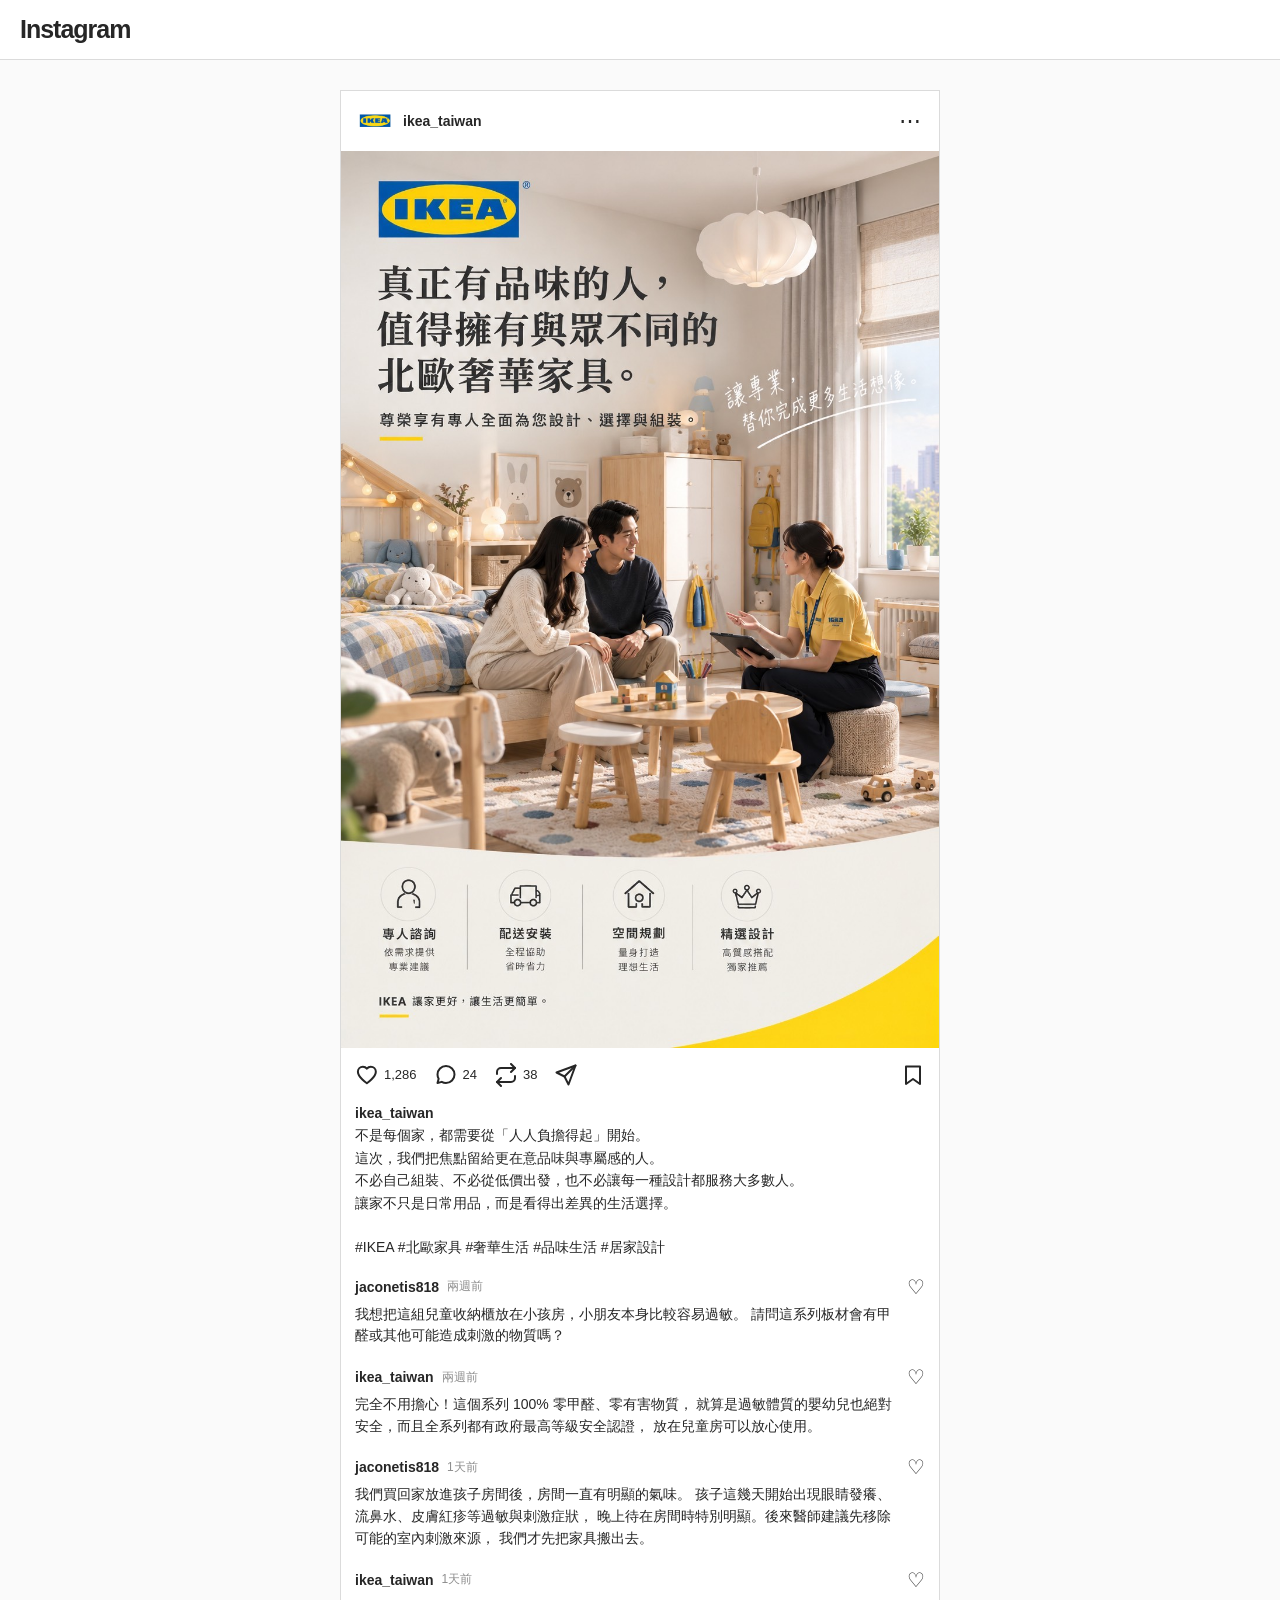
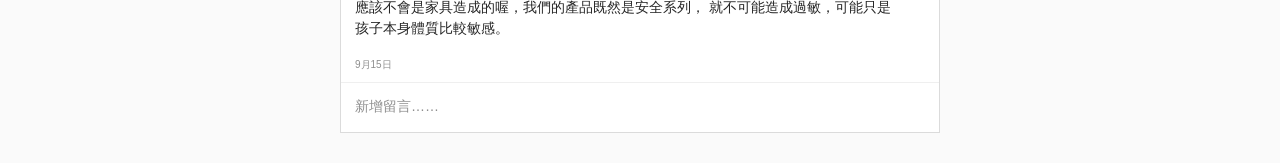
<file: index.html>
<!DOCTYPE html>
<html lang="zh-Hant">

<head>
    <meta charset="UTF-8">
    <meta name="viewport" content="width=device-width, initial-scale=1.0">
    <title>IKEA Taiwan Instagram</title>

    <style>
        * {
            box-sizing: border-box;
        }

        body {
            margin: 0;
            background-color: #fafafa;
            color: #262626;
            font-family: Arial, "Noto Sans TC", sans-serif;
        }

        .page {
            width: 100%;
        }


        /* =========================
           Instagram 上方導覽列
        ========================== */

        .topbar {
            width: 100%;
            height: 60px;
            background-color: white;
            border-bottom: 1px solid #dbdbdb;

            display: flex;
            align-items: center;
            padding: 0 20px;
        }

        .instagram-logo {
            font-family: "Arial", sans-serif;
            font-size: 25px;
            font-weight: 600;
            letter-spacing: -1px;
        }


        /* =========================
           貼文本體
        ========================== */

        .post {
            width: 600px;
            max-width: 100%;
            margin: 30px auto;
            background-color: white;
            border: 1px solid #dbdbdb;
        }


        /* =========================
           帳號資訊
        ========================== */

        .post-header {
            height: 60px;
            display: flex;
            align-items: center;
            padding: 0 16px;
        }

        .profile-picture {
            width: 36px;
            height: 36px;
            border-radius: 50%;
            overflow: hidden;
            margin-right: 10px;
        }

        .profile-picture img {
            width: 100%;
            height: 100%;
            object-fit: cover;
        }

        .account-name {
            font-size: 14px;
        }

        .more {
            margin-left: auto;
            font-size: 22px;
            line-height: 1;
            letter-spacing: 2px;
        }


        /* =========================
           貼文圖片
        ========================== */

        .post-image {
            width: 100%;
            background-color: #f5f5f5;
        }

        .post-image img {
            width: 100%;
            display: block;
        }


        /* =========================
           操作按鈕
        ========================== */

        .post-actions {
            height: 54px;
            display: flex;
            align-items: center;
            padding: 0 14px;
        }

        .left-actions {
            display: flex;
            align-items: center;
            gap: 17px;
        }

        /* 每個圖示＋數字 */
        .action-item {
            display: flex;
            align-items: center;
            gap: 5px;
            height: 24px;
        }

        .post-actions button {
            border: none;
            background: transparent;
            padding: 0;
            margin: 0;
            width: 24px;
            height: 24px;

            display: flex;
            align-items: center;
            justify-content: center;

            cursor: pointer;
            color: #262626;
        }

        .post-actions svg {
            width: 24px;
            height: 24px;
            display: block;
        }

        /* 數字 */
        .action-count {
            font-size: 13px;
            color: #262626;
            line-height: 24px;
            white-space: nowrap;
        }

        .save {
            margin-left: auto !important;
        }


        /* =========================
           貼文文字
        ========================== */

        .caption {
            padding: 0 14px;
            font-size: 14px;
            line-height: 1.6;
        }

        .caption strong {
            margin-right: 4px;
        }


        /* =========================
           留言區
        ========================== */

        .comments {
            padding: 16px 14px 0;
        }

        .comment {
            margin-bottom: 18px;
        }

        .comment-header {
            display: flex;
            align-items: center;
        }

        .comment-user {
            display: flex;
            align-items: center;
            gap: 8px;
            font-size: 14px;
        }

        .comment-time {
            color: #8e8e8e;
            font-size: 12px;
        }

        .comment-like {
            margin-left: auto;
            border: none;
            background: transparent;
            font-size: 20px;
            cursor: pointer;
            padding: 0;
            color: #262626;
        }

        .comment-text {
            margin-top: 5px;
            padding-right: 25px;
            font-size: 14px;
            line-height: 1.55;
        }


        /* =========================
           日期
        ========================== */

        .post-date {
            padding: 0 14px 10px;
            color: #8e8e8e;
            font-size: 10px;
            text-transform: uppercase;
        }


        /* =========================
           留言輸入
        ========================== */

        .comment-input {
            height: 50px;
            border-top: 1px solid #efefef;

            display: flex;
            align-items: center;

            padding: 0 14px;

            color: #8e8e8e;
            font-size: 14px;
        }


        /* =========================
           手機版
        ========================== */

        @media (max-width: 650px) {

            .post {
                width: 100%;
                margin: 0;
                border-left: none;
                border-right: none;
            }

            .topbar {
                height: 54px;
            }

            .instagram-logo {
                font-size: 23px;
            }

            .left-actions {
                gap: 12px;
            }

            .action-item {
                gap: 4px;
            }

            .action-count {
                font-size: 12px;
            }
        }
    </style>
</head>


<body>

    <div class="page">

        <!-- Instagram 上方導覽列 -->
        <header class="topbar">
            <div class="instagram-logo">
                Instagram
            </div>
        </header>


        <!-- Instagram 貼文 -->
        <main class="post">


            <!-- =========================
                 帳號資訊
            ========================== -->

            <div class="post-header">

                <div class="profile-picture">
                    <img src="images.png" alt="IKEA Taiwan">
                </div>

                <div class="account-name">
                    <strong>ikea_taiwan</strong>
                </div>

                <div class="more">
                    ⋯
                </div>

            </div>


            <!-- =========================
                 貼文圖片
            ========================== -->

            <div class="post-image">
                <img src="p.jpg" alt="IKEA 北歐家具貼文">
            </div>


            <!-- =========================
                 貼文操作按鈕
            ========================== -->

            <div class="post-actions">

                <div class="left-actions">


                    <!-- 愛心＋讚數 -->
                    <div class="action-item">

                        <button aria-label="讚">

                            <svg
                                aria-label="讚"
                                viewBox="0 0 24 24"
                                width="24"
                                height="24"
                                fill="none">

                                <path
                                    d="M20.84 8.76
                                       C20.84 5.99 18.6 3.75 15.83 3.75
                                       C14.22 3.75 12.79 4.51 11.87 5.69
                                       C10.95 4.51 9.52 3.75 7.91 3.75
                                       C5.14 3.75 2.9 5.99 2.9 8.76
                                       C2.9 14.26 11.87 20.24 11.87 20.24
                                       C11.87 20.24 20.84 14.26 20.84 8.76Z"
                                    stroke="currentColor"
                                    stroke-width="2"
                                    stroke-linecap="round"
                                    stroke-linejoin="round">
                                </path>

                            </svg>

                        </button>

                        <span class="action-count">1,286</span>

                    </div>


                    <!-- 留言＋留言數 -->
                    <div class="action-item">

                        <button aria-label="留言">

                            <svg
                                aria-label="留言"
                                viewBox="0 0 24 24"
                                width="24"
                                height="24"
                                fill="none">

                                <path
                                    d="M20.5 11.5
                                       C20.5 16.2 16.7 20 12 20
                                       C10.45 20 9 19.58 7.75 18.85
                                       L3.5 20
                                       L4.65 15.75
                                       C3.92 14.5 3.5 13.05 3.5 11.5
                                       C3.5 6.8 7.3 3 12 3
                                       C16.7 3 20.5 6.8 20.5 11.5Z"
                                    stroke="currentColor"
                                    stroke-width="2"
                                    stroke-linecap="round"
                                    stroke-linejoin="round">
                                </path>

                            </svg>

                        </button>

                        <span class="action-count">24</span>

                    </div>


                    <!-- 轉發＋轉發數 -->
                    <div class="action-item">

                        <button aria-label="轉發">

                            <svg
                                aria-label="轉發"
                                viewBox="0 0 24 24"
                                width="24"
                                height="24"
                                fill="none"
                                stroke="currentColor"
                                stroke-width="2"
                                stroke-linecap="round"
                                stroke-linejoin="round">

                                <polyline points="17 1 21 5 17 9"></polyline>

                                <path d="M3 11V9a4 4 0 0 1 4-4h14"></path>

                                <polyline points="7 23 3 19 7 15"></polyline>

                                <path d="M21 13v2a4 4 0 0 1-4 4H3"></path>

                            </svg>

                        </button>

                        <span class="action-count">38</span>

                    </div>


                    <!-- 分享 -->
                    <button aria-label="分享貼文">

                        <svg
                            aria-label="分享貼文"
                            viewBox="0 0 24 24"
                            width="24"
                            height="24"
                            fill="none">

                            <path
                                d="M21.5 2.5
                                   L14.5 21.5
                                   L10.5 13.5
                                   L2.5 9.5
                                   L21.5 2.5Z"
                                stroke="currentColor"
                                stroke-width="2"
                                stroke-linecap="round"
                                stroke-linejoin="round">
                            </path>

                            <path
                                d="M10.5 13.5
                                   L21.5 2.5"
                                stroke="currentColor"
                                stroke-width="2"
                                stroke-linecap="round"
                                stroke-linejoin="round">
                            </path>

                        </svg>

                    </button>

                </div>


                <!-- =====================
                     儲存
                ====================== -->

                <button class="save" aria-label="儲存">

                    <svg
                        aria-label="儲存"
                        viewBox="0 0 24 24"
                        width="24"
                        height="24"
                        fill="none">

                        <path
                            d="M5 3.5
                               H19
                               V21
                               L12 16
                               L5 21
                               V3.5Z"
                            stroke="currentColor"
                            stroke-width="2"
                            stroke-linecap="round"
                            stroke-linejoin="round">
                        </path>

                    </svg>

                </button>

            </div>


            <!-- =========================
                 貼文文字
            ========================== -->

            <div class="caption">

                <strong>ikea_taiwan</strong>
                
                <br>

                不是每個家，都需要從「人人負擔得起」開始。

                <br>

                這次，我們把焦點留給更在意品味與專屬感的人。

                <br>

                不必自己組裝、不必從低價出發，也不必讓每一種設計都服務大多數人。

                <br>

                讓家不只是日常用品，而是看得出差異的生活選擇。

                <br><br>

                #IKEA #北歐家具 #奢華生活 #品味生活 #居家設計

            </div>


            <!-- =========================
                 留言區
            ========================== -->

            <div class="comments">


                <!-- 第一則留言 -->

                <div class="comment">

                    <div class="comment-header">

                        <div class="comment-user">
                            <strong>jaconetis818</strong>
                            <span class="comment-time">兩週前</span>
                        </div>

                        <button class="comment-like" aria-label="讚">
                            ♡
                        </button>

                    </div>

                    <div class="comment-text">
                        我想把這組兒童收納櫃放在小孩房，小朋友本身比較容易過敏。
                        請問這系列板材會有甲醛或其他可能造成刺激的物質嗎？
                    </div>

                </div>


                <!-- 小編第一次回覆 -->

                <div class="comment">

                    <div class="comment-header">

                        <div class="comment-user">
                            <strong>ikea_taiwan</strong>
                            <span class="comment-time">兩週前</span>
                        </div>

                        <button class="comment-like" aria-label="讚">
                            ♡
                        </button>

                    </div>

                    <div class="comment-text">
                        完全不用擔心！這個系列 100% 零甲醛、零有害物質，
                        就算是過敏體質的嬰幼兒也絕對安全，而且全系列都有政府最高等級安全認證，
                        放在兒童房可以放心使用。
                    </div>

                </div>


                <!-- 兩週後顧客留言 -->

                <div class="comment">

                    <div class="comment-header">

                        <div class="comment-user">
                            <strong>jaconetis818</strong>
                            <span class="comment-time">1天前</span>
                        </div>

                        <button class="comment-like" aria-label="讚">
                            ♡
                        </button>

                    </div>

                    <div class="comment-text">
                        我們買回家放進孩子房間後，房間一直有明顯的氣味。
                        孩子這幾天開始出現眼睛發癢、流鼻水、皮膚紅疹等過敏與刺激症狀，
                        晚上待在房間時特別明顯。後來醫師建議先移除可能的室內刺激來源，
                        我們才先把家具搬出去。
                    </div>

                </div>


                <!-- 小編第二次回覆 -->

                <div class="comment">

                    <div class="comment-header">

                        <div class="comment-user">
                            <strong>ikea_taiwan</strong>
                            <span class="comment-time">1天前</span>
                        </div>

                        <button class="comment-like" aria-label="讚">
                            ♡
                        </button>

                    </div>

                    <div class="comment-text">
                        應該不會是家具造成的喔，我們的產品既然是安全系列，
                        就不可能造成過敏，可能只是孩子本身體質比較敏感。
                    </div>

                </div>

            </div>


            <!-- =========================
                 日期
            ========================== -->

            <div class="post-date">
                9月15日
            </div>


            <!-- =========================
                 留言輸入
            ========================== -->

            <div class="comment-input">
                新增留言……
            </div>

        </main>

    </div>

</body>

</html>
</file>
